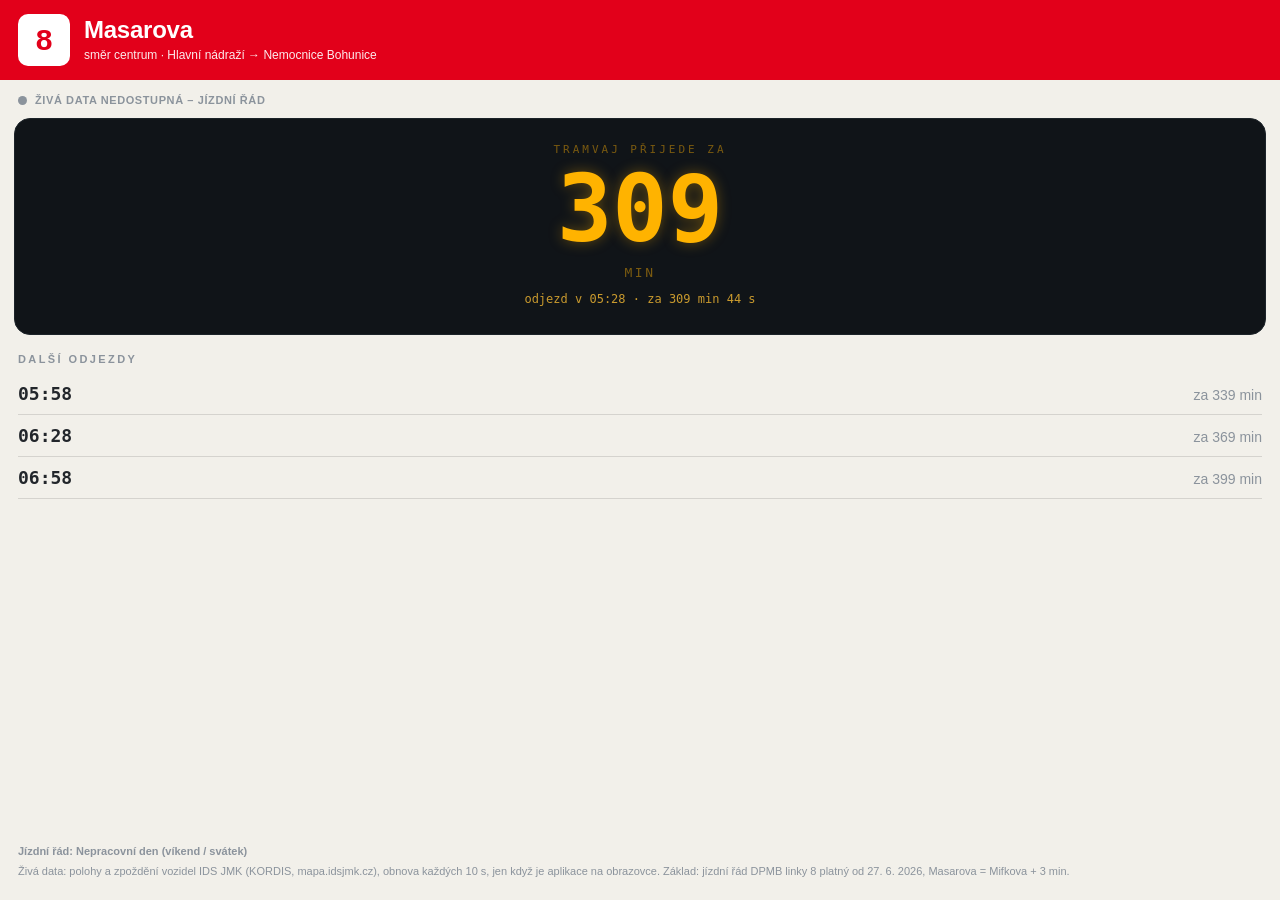
<file: index.html>
<!DOCTYPE html>
<html lang="cs">
<head>
<meta charset="utf-8">
<meta name="viewport" content="width=device-width, initial-scale=1, viewport-fit=cover">
<title>Tram 8 · Masarova</title>
<meta name="description" content="Za kolik minut jede tramvaj 8 z Masarovy směr centrum.">

<link rel="manifest" href="./manifest.webmanifest">
<meta name="theme-color" content="#e2001a">
<meta name="apple-mobile-web-app-capable" content="yes">
<meta name="apple-mobile-web-app-status-bar-style" content="black-translucent">
<meta name="apple-mobile-web-app-title" content="Tram 8">
<link rel="apple-touch-icon" href="./icons/apple-touch-icon.png">
<link rel="icon" href="./icons/icon-192.png">
<link rel="stylesheet" href="./styles.css">
</head>
<body>

<!-- Hlavička (označník zastávky) -->
<header class="header">
  <div class="line-badge">8</div>
  <div class="header-text">
    <h1>Masarova</h1>
    <p>směr centrum · Hlavní nádraží → Nemocnice Bohunice</p>
  </div>
</header>

<main>
  <!-- Stav datového zdroje -->
  <div class="status" id="status-line">
    <span class="status-dot" id="status-dot"></span>
    <span id="status-text">Načítám živá data…</span>
  </div>

  <!-- Velká tabule -->
  <section class="board">
    <div class="board-label">Tramvaj přijede za</div>
    <div class="big-number" id="big-number">–</div>
    <div class="board-label" id="big-unit">min</div>
    <div class="depart-line" id="depart-line"></div>
    <div class="live-note" id="live-note"></div>
  </section>

  <!-- Další odjezdy -->
  <section class="next">
    <h2>Další odjezdy</h2>
    <div id="next-list"></div>
  </section>
</main>

<!-- Patka -->
<footer class="footer">
  <p class="footer-strong">Jízdní řád: <span id="service-day"></span></p>
  <p>Živá data: polohy a zpoždění vozidel IDS JMK (KORDIS, mapa.idsjmk.cz), obnova každých 10 s, jen když je aplikace na obrazovce. Základ: jízdní řád DPMB linky 8 platný od 27. 6. 2026, Masarova = Mifkova + 3 min.</p>
</footer>

<script type="module" src="./js/app.js"></script>
</body>
</html>
</file>
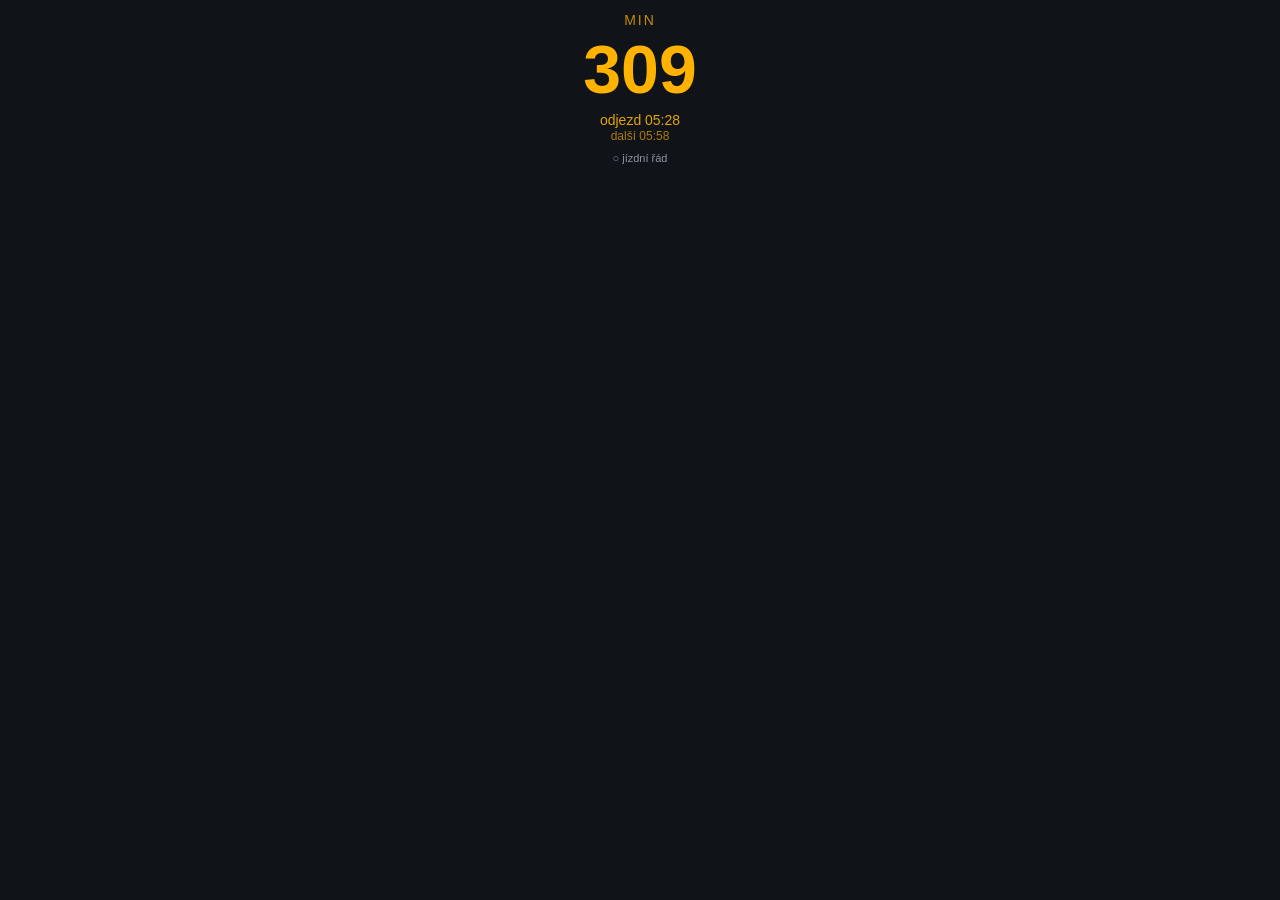
<file: watch.html>
<!DOCTYPE html>
<html lang="cs">
<head>
<meta charset="utf-8">
<meta name="viewport" content="width=device-width, initial-scale=1">
<title>Tram 8</title>
<style>
html, body { margin: 0; padding: 0; }
body {
  background: #101418;
  color: #ffb300;
  font-family: -apple-system, sans-serif;
  padding: 12px 6px;
  text-align: center;
  line-height: 1.15;
}
.unit { font-size: 14px; letter-spacing: 2px; text-transform: uppercase; opacity: 0.75; }

/* Střední řádek: zpoždění | číslo | vzdálenost */
.mid {
  display: flex;
  align-items: center;
  justify-content: center;
  gap: 6px;
  margin: 2px 0;
}
.side {
  flex: 1;
  min-width: 0;
  font-size: 12px;
  line-height: 1.25;
  opacity: 0.9;
}
.side .v { font-size: 15px; font-weight: 700; display: block; font-variant-numeric: tabular-nums; }
.side .l { font-size: 9px; letter-spacing: 1px; text-transform: uppercase; opacity: 0.6; display: block; }
.side.ok    { color: #2fbf71; }
.side.late  { color: #ff6b5e; }
.side.early { color: #6ec6ff; }

.num { font-size: 68px; font-weight: 700; font-variant-numeric: tabular-nums; flex: none; }
.num.blink { animation: blink 1s ease-in-out infinite; }
@keyframes blink { 50% { opacity: 0.25; } }

.time { font-size: 14px; margin: 4px 0 2px; opacity: 0.9; }
.next { font-size: 12px; margin: 2px 0; opacity: 0.65; }
.status { font-size: 11px; margin-top: 8px; }
.status.live { color: #2fbf71; }
.status.off { color: #8b939c; }
</style>
</head>
<body>
<div class="unit" id="unit">min</div>

<div class="mid">
  <div class="side" id="left"></div>
  <div class="num" id="num">–</div>
  <div class="side" id="right"></div>
</div>

<div class="time" id="time"></div>
<div class="next" id="next"></div>
<div class="status off" id="status">Načítám…</div>

<script type="module">
// Stejný živý kód jako mobilní verze — jen minimální displej pro hodinky.
import { LiveFeed } from './js/livefeed.js';
import { LIVE_REFRESH_MS, DEPARTURE_COUNT } from './js/config.js';
import { nextScheduled, clockText, isOtherDay } from './js/timetable.js';

const feed = new LiveFeed();
let trams = [];
let live = false;
let fetchedAt = null;

async function refreshLive() {
  const result = await feed.fetchApproachingTrams();
  if (result.ok) { trams = result.trams; live = true; fetchedAt = new Date(); }
  else { trams = []; live = false; }
  render();
}

function departures(now) {
  const scheduled = nextScheduled(DEPARTURE_COUNT, now);
  let result = scheduled.map((d) => ({ scheduled: d, expected: d, delay: null, dist: null }));
  if (live) {
    for (let i = 0; i < result.length && i < trams.length; i++) {
      const t = trams[i];
      const base = new Date(result[i].scheduled.getTime() + t.delayMinutes * 60000);
      const floor = new Date(now.getTime() + (t.distanceMeters < 60 ? 5 : 30) * 1000);
      result[i] = {
        scheduled: result[i].scheduled,
        expected: base > floor ? base : floor,
        delay: t.delayMinutes,
        dist: t.distanceMeters,
      };
    }
    result.sort((a, b) => a.expected - b.expected);
  }
  return result;
}

function distText(m) {
  return m >= 1000 ? (m / 1000).toFixed(1) + ' km' : m + ' m';
}

function render() {
  const now = new Date();
  const deps = departures(now);
  const first = deps[0];
  const el = (id) => document.getElementById(id);

  if (!first) { el('num').textContent = '–'; return; }

  const sec = Math.max(0, Math.floor((first.expected - now) / 1000));
  const min = Math.floor(sec / 60);
  const arriving = sec < 60;

  el('num').textContent = arriving ? '●' : String(min);
  el('num').classList.toggle('blink', arriving);
  el('unit').textContent = arriving ? 'přijíždí' : 'min';

  // Boky: vlevo zpoždění, vpravo vzdálenost — jen když je vůz živě na trati.
  const left = el('left');
  const right = el('right');
  if (first.delay !== null && first.dist !== null) {
    let v, l, cls;
    if (first.delay > 0)      { v = '+' + first.delay; l = 'zpoždění'; cls = 'side late'; }
    else if (first.delay < 0) { v = '−' + (-first.delay); l = 'náskok'; cls = 'side early'; }
    else                      { v = '✓'; l = 'včas'; cls = 'side ok'; }
    left.innerHTML = '<span class="v">' + v + '</span><span class="l">' + l + '</span>';
    left.className = cls;
    right.innerHTML = '<span class="v">' + distText(first.dist) + '</span><span class="l">od zast.</span>';
    right.className = 'side';
  } else {
    left.innerHTML = '';
    right.innerHTML = '';
  }

  el('time').textContent = 'odjezd ' + clockText(first.expected)
    + (isOtherDay(first.expected, now) ? ' (zítra)' : '');

  el('next').textContent = deps[1] ? 'další ' + clockText(deps[1].expected) : '';

  const s = el('status');
  if (live) { s.textContent = '● ŽIVĚ · ' + clockText(fetchedAt); s.className = 'status live'; }
  else { s.textContent = '○ jízdní řád'; s.className = 'status off'; }
}

render();
setInterval(render, 1000);
refreshLive();
setInterval(refreshLive, LIVE_REFRESH_MS);
document.body.addEventListener('click', refreshLive);
</script>
</body>
</html>
</file>
<file: styles.css>
/* styles.css — paleta a rozměry převzaté z DepartureBoardView.swift */

:root {
  --board:      #101418;
  --board-edge: #1c2329;
  --led:        #ffb300;
  --led-dim:    #7a5a10;
  --led-mid:    #c99a2e;
  --dpmb-red:   #e2001a;
  --paper:      #f2f0ea;
  --ink:        #22262b;
  --muted:      #8b939c;
  --live:       #2fbf71;
  --late:       #c4342b;
}

* { box-sizing: border-box; -webkit-tap-highlight-color: transparent; }

html { background: var(--dpmb-red); }

body {
  margin: 0;
  min-height: 100vh;
  min-height: 100dvh;
  display: flex;
  flex-direction: column;
  background: var(--paper);
  color: var(--ink);
  font-family: -apple-system, BlinkMacSystemFont, "Segoe UI", Roboto, sans-serif;
  -webkit-font-smoothing: antialiased;
  overflow-x: hidden;
}

main { flex: 1 0 auto; }

/* --- Hlavička --------------------------------------------------------- */

.header {
  display: flex;
  align-items: center;
  gap: 14px;
  padding: 14px 18px;
  padding-top: calc(14px + env(safe-area-inset-top));
  background: var(--dpmb-red);
  color: #fff;
}

.line-badge {
  flex: none;
  width: 52px;
  height: 52px;
  display: grid;
  place-items: center;
  background: #fff;
  color: var(--dpmb-red);
  border-radius: 10px;
  font-size: 30px;
  font-weight: 900;
  line-height: 1;
}

.header-text h1 {
  margin: 0 0 3px;
  font-size: 24px;
  font-weight: 800;
  letter-spacing: -0.01em;
}

.header-text p {
  margin: 0;
  font-size: 12px;
  font-weight: 500;
  opacity: 0.92;
  line-height: 1.35;
}

/* --- Stav zdroje ------------------------------------------------------ */

.status {
  display: flex;
  align-items: center;
  gap: 8px;
  padding: 14px 18px 0;
  font-size: 11px;
  font-weight: 700;
  letter-spacing: 0.6px;
  text-transform: uppercase;
  color: var(--muted);
}

.status.is-live { color: var(--live); }

.status-dot {
  width: 9px;
  height: 9px;
  border-radius: 50%;
  background: var(--muted);
  flex: none;
}

.status-dot.is-live {
  background: var(--live);
  box-shadow: 0 0 0 3px rgba(47, 191, 113, 0.25);
}

/* --- Velká tabule ----------------------------------------------------- */

.board {
  margin: 12px 14px 0;
  padding: 24px 18px;
  text-align: center;
  background: var(--board);
  border: 1px solid var(--board-edge);
  border-radius: 16px;
  cursor: pointer;
}

.board-label {
  font-family: ui-monospace, SFMono-Regular, Menlo, monospace;
  font-size: 11px;
  letter-spacing: 3px;
  text-transform: uppercase;
  color: var(--led-dim);
}

#big-unit {
  font-size: 13px;
  letter-spacing: 2.5px;
}

.big-number {
  font-family: ui-monospace, SFMono-Regular, Menlo, monospace;
  font-size: 92px;
  font-weight: 600;
  line-height: 1.05;
  padding: 6px 0;
  color: var(--led);
  text-shadow: 0 0 14px rgba(255, 179, 0, 0.35);
  font-variant-numeric: tabular-nums;
}

.big-number.arriving { font-size: 68px; }

.big-number.blink { animation: blink 1s ease-in-out infinite; }

@keyframes blink {
  0%, 100% { opacity: 1; }
  50%      { opacity: 0.25; }
}

.depart-line {
  margin-top: 12px;
  font-family: ui-monospace, SFMono-Regular, Menlo, monospace;
  font-size: 12px;
  color: var(--led-mid);
}

.live-note {
  margin-top: 4px;
  font-family: ui-monospace, SFMono-Regular, Menlo, monospace;
  font-size: 12px;
  color: var(--live);
  line-height: 1.4;
}

/* --- Další odjezdy ---------------------------------------------------- */

.next { padding: 18px 18px 0; }

.next h2 {
  margin: 0 0 8px;
  font-size: 11px;
  font-weight: 700;
  letter-spacing: 2.4px;
  text-transform: uppercase;
  color: var(--muted);
}

.row {
  display: flex;
  align-items: baseline;
  justify-content: space-between;
  padding: 10px 0;
  border-bottom: 1px solid rgba(0, 0, 0, 0.12);
}

.row-left { display: flex; align-items: baseline; gap: 6px; }

.row-time {
  font-family: ui-monospace, SFMono-Regular, Menlo, monospace;
  font-size: 18px;
  font-weight: 600;
  color: var(--ink);
  font-variant-numeric: tabular-nums;
}

.row-delay {
  font-family: ui-monospace, SFMono-Regular, Menlo, monospace;
  font-size: 13px;
  font-weight: 600;
  color: var(--late);
}

.row-tomorrow { font-size: 11px; color: var(--muted); }

.row-eta { font-size: 14px; color: var(--muted); }

/* --- Patka ------------------------------------------------------------ */

.footer {
  flex: none;
  padding: 12px 18px calc(16px + env(safe-area-inset-bottom));
}

.footer p {
  margin: 0 0 4px;
  font-size: 11px;
  line-height: 1.45;
  color: var(--muted);
}

.footer-strong {
  font-weight: 700;
  color: var(--ink);
}

@media (prefers-reduced-motion: reduce) {
  .big-number.blink { animation: none; }
}
</file>
